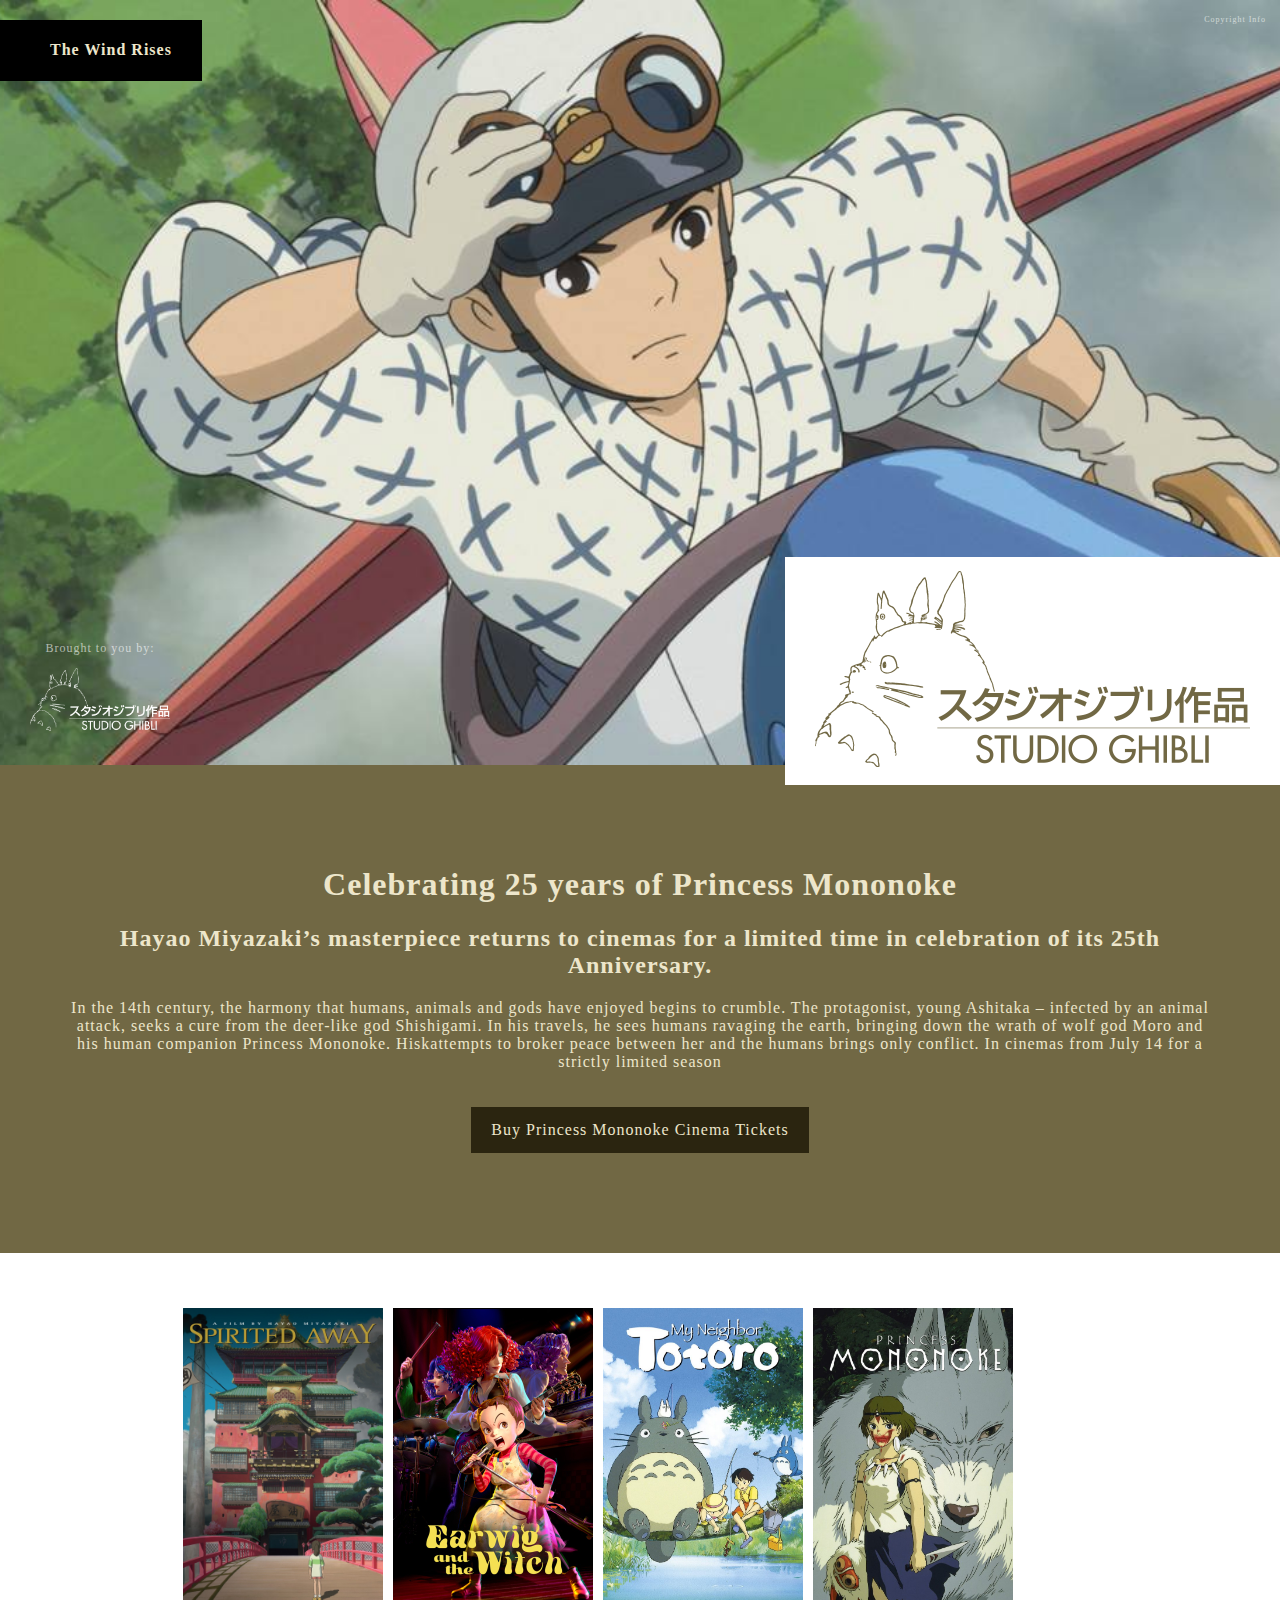
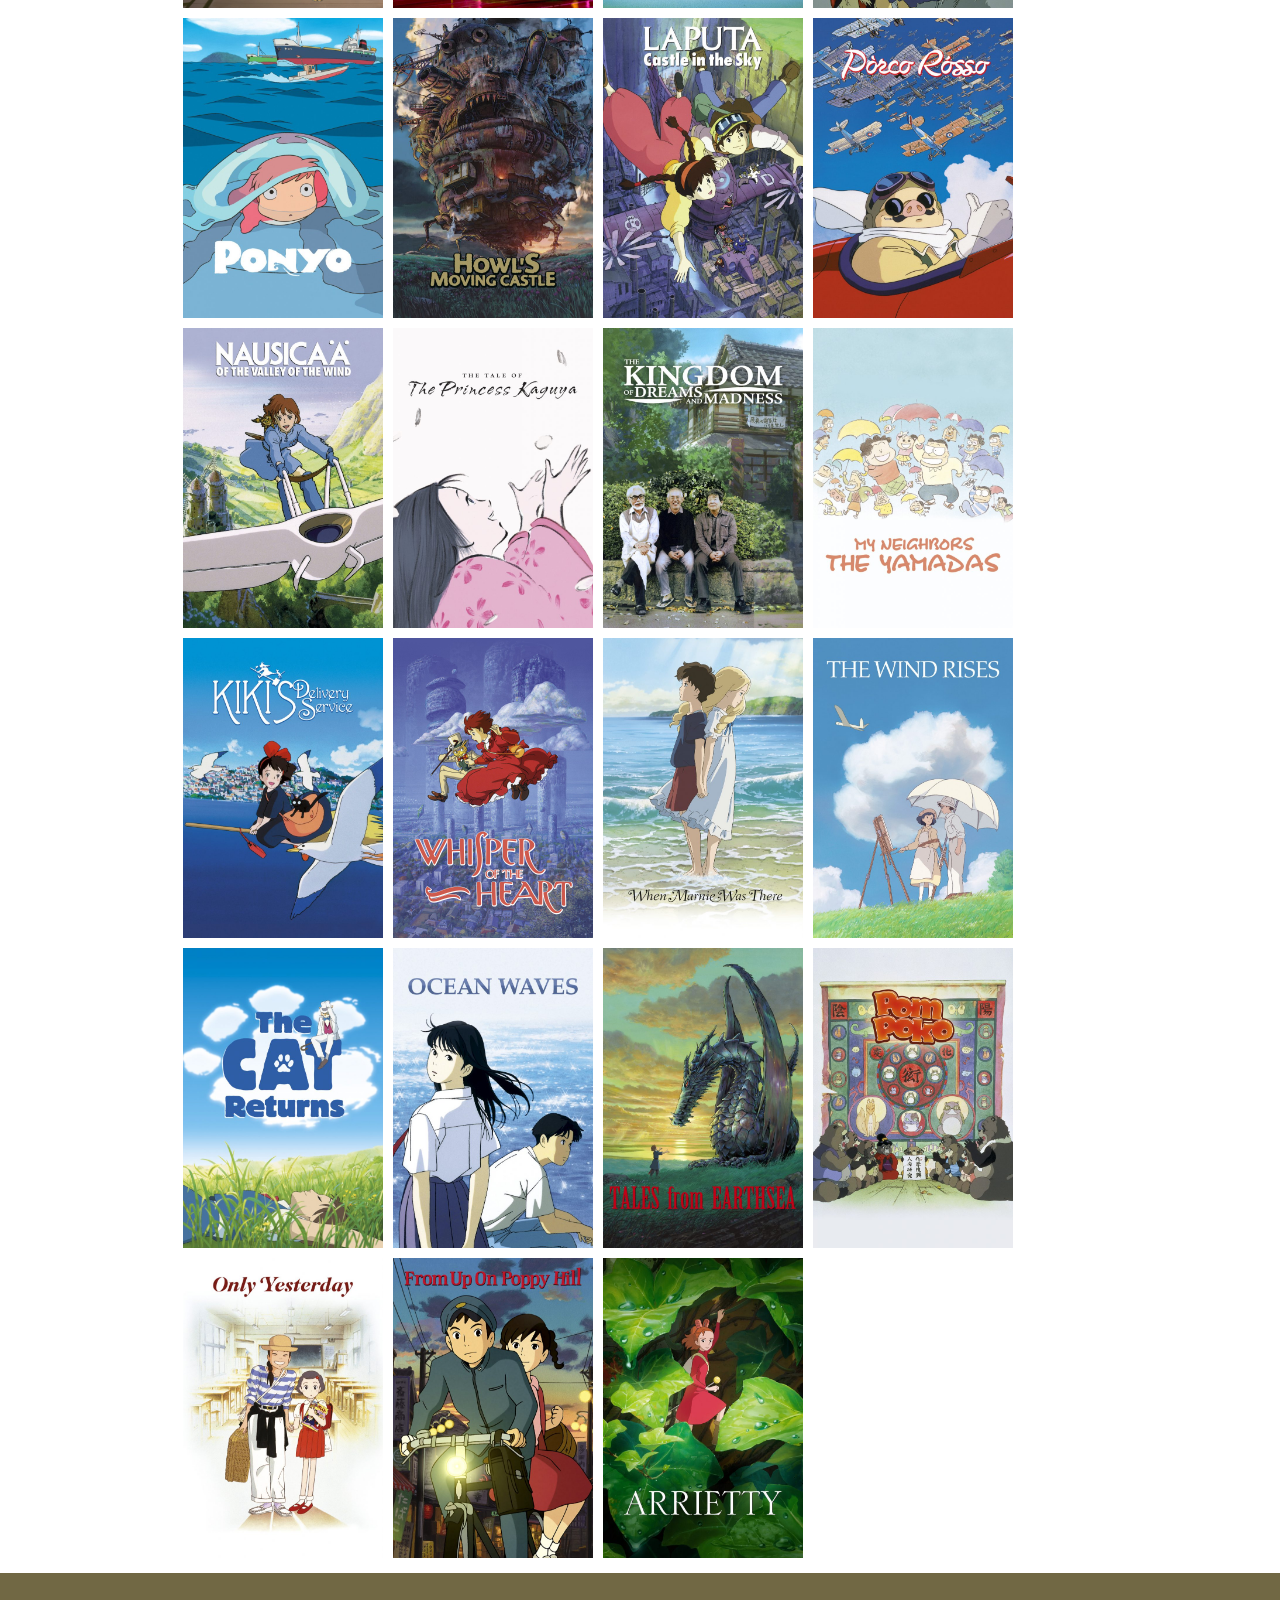
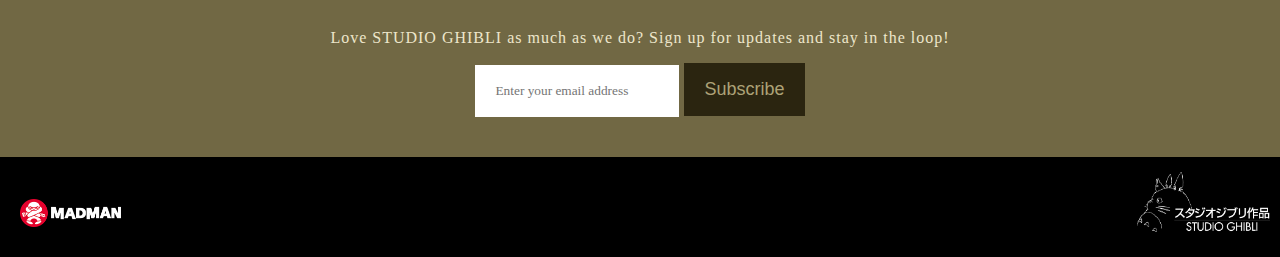
<file: index.html>
<!DOCTYPE html>
<html lang="en">
<head>
    <meta charset="UTF-8">
    <meta name="viewport" content="width=device-width, initial-scale=1.0">
    <title>Document</title>
    <link rel="stylesheet" href="style.css">
</head>
<body>
    <!-- https://www.studioghibli.com.au/ -->
<div class="container">
        <div class="slide">
        </div>
            <div class="slide-title">
                <h4>The Wind Rises</h4>
            </div>
            <div class="slide-copyright">
                <p>Copyright Info</p>
            </div>
            <!-- <div class="menu-panel-holder"> </div> -->
            <a href="#" class="title-treatment">
                <img src="ghibli_logo_gold.png" alt="" class="gold-logo"></a>
            <div class="org-panel">
                <p>Brought to you by:</p>
                    <div class="org-logos">
                        <a href="http://www.ghibli.jp/" target="_blank">
                        <img class="logo" src="ghibli_logo_white-1.png" alt="Logo" />
                        </a>
                    </div>
            </div>        
        </div> 
</div>

<div class="container bg-gold">
        <div class="content-fixed home-info">
                <h1>Celebrating 25 years of Princess Mononoke</h1>
                <h2>Hayao Miyazaki’s masterpiece returns to cinemas for a limited time in celebration of its 25th Anniversary.</h2>
                <p>In the 14th century, the harmony that humans, animals and gods have enjoyed begins to crumble. The protagonist, young Ashitaka – infected by an animal attack, seeks a cure from the deer-like god Shishigami. In his travels, he sees humans ravaging the earth, bringing down the wrath of wolf god Moro and his human companion Princess Mononoke. Hiskattempts to broker peace between her and the humans brings only conflict.

                In cinemas from July 14 for a strictly limited season <br></p>
            <a href="#" class="cinema-button">Buy Princess Mononoke Cinema Tickets</a>
        </div>      
</div>    
<div class="container bg-white"> 
        <div class="poster-holder"> 
            
            <div><img src="MMT051-pf-clean.jpg" alt="" class="poster"></div>
            <div><img src="29597-title-treatment-medium.jpg" alt="" class="poster"></div>
            <div><img src="poster_my_neighbor_totoro-683x1024.jpg" alt="" class="poster"></div>
            <div><img src="poster_mononoke-683x1024.jpg" alt="" class="poster"></div>
            <div><img src="14815-title-treatment-portrait-key-art-normal-medium-683x1024.jpg" alt="" class="poster"></div>
            <div><img src="2783-title-treatment-portrait-key-art-normal-medium-683x1024.jpg" alt="" class="poster"></div>
            <div><img src="1476-title-treatment-portrait-key-art-normal-medium-683x1024.jpg" alt="" class="poster"></div>
            <div><img src="poster_porco_rosso-683x1024.jpg" alt="" class="poster"></div>
            <div><img src="1475-title-treatment-portrait-key-art-normal-medium-683x1024.jpg" alt="" class="poster"></div>
            <div><img src="18651-title-treatment-portrait-key-art-normal-medium-683x1024.jpg" alt="" class="poster"></div>
            <div><img src="18474-title-treatment-portrait-key-art-normal-medium-683x1024.jpg" alt="" class="poster"></div>
            <div><img src="1484-title-treatment-portrait-key-art-normal-medium-683x1024.jpg" alt="" class="poster"></div>
            <div><img src="poster_kiki-683x1024.jpg" alt="" class="poster"></div>
            <div><img src="mma3207pf_lo.jpg" alt="" class="poster"></div>
            <div><img src="22719-title-treatment-portrait-key-art-normal-medium-683x1024.jpg" alt="" class="poster"></div>
            <div><img src="poster_wind_rises-683x1024.jpg" alt="" class="poster"></div>
            <div><img src="poster_cat_returns-683x1024.jpg" alt="" class="poster"></div>
            <div><img src="15673-title-treatment-portrait-key-art-normal-medium-683x1024.jpg" alt="" class="poster"></div>
            <div><img src="5845-title-treatment-portrait-key-art-normal-medium-683x1024.jpg" alt="" class="poster"></div>
            <div><img src="1482-title-treatment-portrait-key-art-normal-medium-683x1024.jpg" alt="" class="poster"></div>
            <div><img src="1479-title-treatment-portrait-key-art-normal-medium-683x1024.jpg" alt="" class="poster"></div>
            <div><img src="16933-title-treatment-portrait-key-art-normal-medium-683x1024.jpg" alt="" class="poster"></div>
            <div><img src="arrietty_poster-683x1024.jpg" alt="" class="poster"></div>
        
            
            <!-- <a href="#" class="film-poster" style="background-image: url(MMT051-pf-clean.jpg)"></a> -->
        </div>   
</div>
<div class="container bg-gold">
    <p>Love STUDIO GHIBLI as much as we do? Sign up for updates and stay in the loop!</p>
    <div class="form">
        <input type="email" class="form-input" placeholder="Enter your email address" >
        <button type="submit" class="subscribe-button">Subscribe</button>
    </div>
</div>
<div class="footer-panel">
    <div><img src="madman_logo_hor.png" alt="" class="mad-logo"></div>
    <div><img src="ghibli_logo_white.png" alt="" class="g-logo"></div>
</div>


</body>
</html>
</file>
<file: style.css>
body {
    font-family: 'Lora', serif;
    font-weight: 400;
    color: #716844;
    -webkit-text-size-adjust: 100%;
    letter-spacing: 1px; 
    max-width: 100%;
    overflow-x: hidden;
}
html, body {
    margin: 0;
    padding: 0;
  }
* {
    box-sizing: border-box;
    -moz-box-sizing: border-box; }

div {
        display: block;
    }
.container {
    position: relative;
    width: 100%;
    height: 100%;
    display: flex;
    flex-direction: column;
    justify-content: center;
    align-items: center;
}

.top-panel {
    max-width: 100%;
    padding: 0;
}

.content-full {
    position: relative;
    width: 100%;
    text-align: center;
    
}
.top-panel {
    background-color: white;
    padding: 14px 30px;
    display: inline-block;
    position: absolute;
    right: 0;
    bottom: -20px;
    z-index: 100;
}
.title-treatment {
    background-color: white;
    padding: 14px 30px;
    display: inline-block;
    position: absolute;
    right: 0;
    bottom: -20px;
    z-index: 100;}
.top-panel .title-treatment img {
    width: 200px;
    fill: #716844;
}
.slide {
    display: flex;
    width: 100%;
    position: relative;
    top: 0;
    left: 0;
    background-image: url(18165-clean-compressed-alternate-key-art-widescreen.jpg);
    height: 85vh;
    
    /* flex-direction: column; */
    flex-grow: 1;
    flex-shrink: 1;
    overflow: hidden;
    background-size: cover;
    background-position: center;
    background-repeat: no-repeat;
}
/* img {
    
    max-width: 100%;
    max-height: 100vh;
} */
.slide-title {
    position: absolute;
    top: 20px;
    left: 0;
    background-color: black;
    padding-right: 30px;
    padding-left: 50px;
    padding-bottom: 0;
    padding-top: 0;
    color: #ede6cb;
    
    
}

.h4 {
    font-size: 14px;
    
    
}
* {
  box-sizing: border-box;
  -moz-box-sizing: border-box; }


.slide-copyright {
        position: absolute;
        top: 0;
        right: 0;
        -moz-opacity: 0.6;
        -khtml-opacity: 0.6;
        -webkit-opacity: 0.6;
        opacity: 0.6;
        
}
a {
    color: #ede6cb;
    text-decoration: none;
}

.slide-copyright p {
    padding: 10px 14px;
    margin: 0;
    color: white;
    font-size: 8px; 
    line-height: 20px;
}
.home-info {
    padding-top: 70px;
}
.content-fixed {
    position: relative;
    width: 100%;
    max-width: 1200px;
    text-align: center;
    padding: 40px 30px;
}
.bg-gold {
    background-color: #716844;
    color: #ede6cb;
    position: relative;
    width: 100%;
    display: flex;
    flex-direction: column;
    justify-content: center;
    align-items: center;
    margin: 0;
    padding: 40px 30px;
}

.org-panel {
    
    width: 200px;
    padding: 30px;
    display: flex;
    flex-direction: column;
    position: absolute;
    bottom: 0;
    left: 0;
    
    z-index: 100;
 }
.org-panel p {
    color: rgba(255, 255, 255, 0.6);
    font-size: 12px;
    text-align: center;
}
.logo {max-width: 100%;}

.cinema-button {
    background-color: #2b2510;
    margin: 20px;
    padding: 14px 20px;
    display: inline-block;
    
}
.bg-white {
    background-color: white;
    position: relative;
    width: 100%;
    height: 100%;
    display: flex;
    flex-direction: column;
    justify-content: center;
    align-items: center;
    margin: 10px;
    margin-top: 50px;
    
}
.poster-holder {
    display: flex;
    flex-wrap: wrap;
    justify-content: flex-start;
    /* min-width: 1200px; */
    width: 80%;
    padding-left: 40px;
    
       
}
.poster-holder > div {
    background-color: white;
    width: 200px;
    height: 300px;
    /* max-width: 100%;
    max-height: 100%; */
    margin: 5px;
    display: flex;
    flex-wrap: wrap;
}

.poster {
    max-width: 100%;
    max-height: 100%;
}
.form-input {
    font-family: 'Lora', serif;
    padding: 18px 20px;
    border: 0;
}

.subscribe-button {
    color: #ada277;
    background-color: #2b2510;
    font-size: 18px;
    padding: 16px 20px;
    border: 0;
}

.footer-panel {
    background-color: black;
    height: 100px;
    position: relative;
}
.mad-logo {
    height: 28px;
    position: absolute;
    bottom: 30px;
    left: 20px;
}
.g-logo {
    height: 60px;
    position: absolute;
    right: 10px;
    bottom: 25px;
}
.gold-logo {
    transition: ease all .5s;
}
@media only screen and (max-width: 768px) {
    /* For mobile phones: */
    [class*="gold-logo"] {
      width: 200px;
      height: 90px;}
}
</file>
